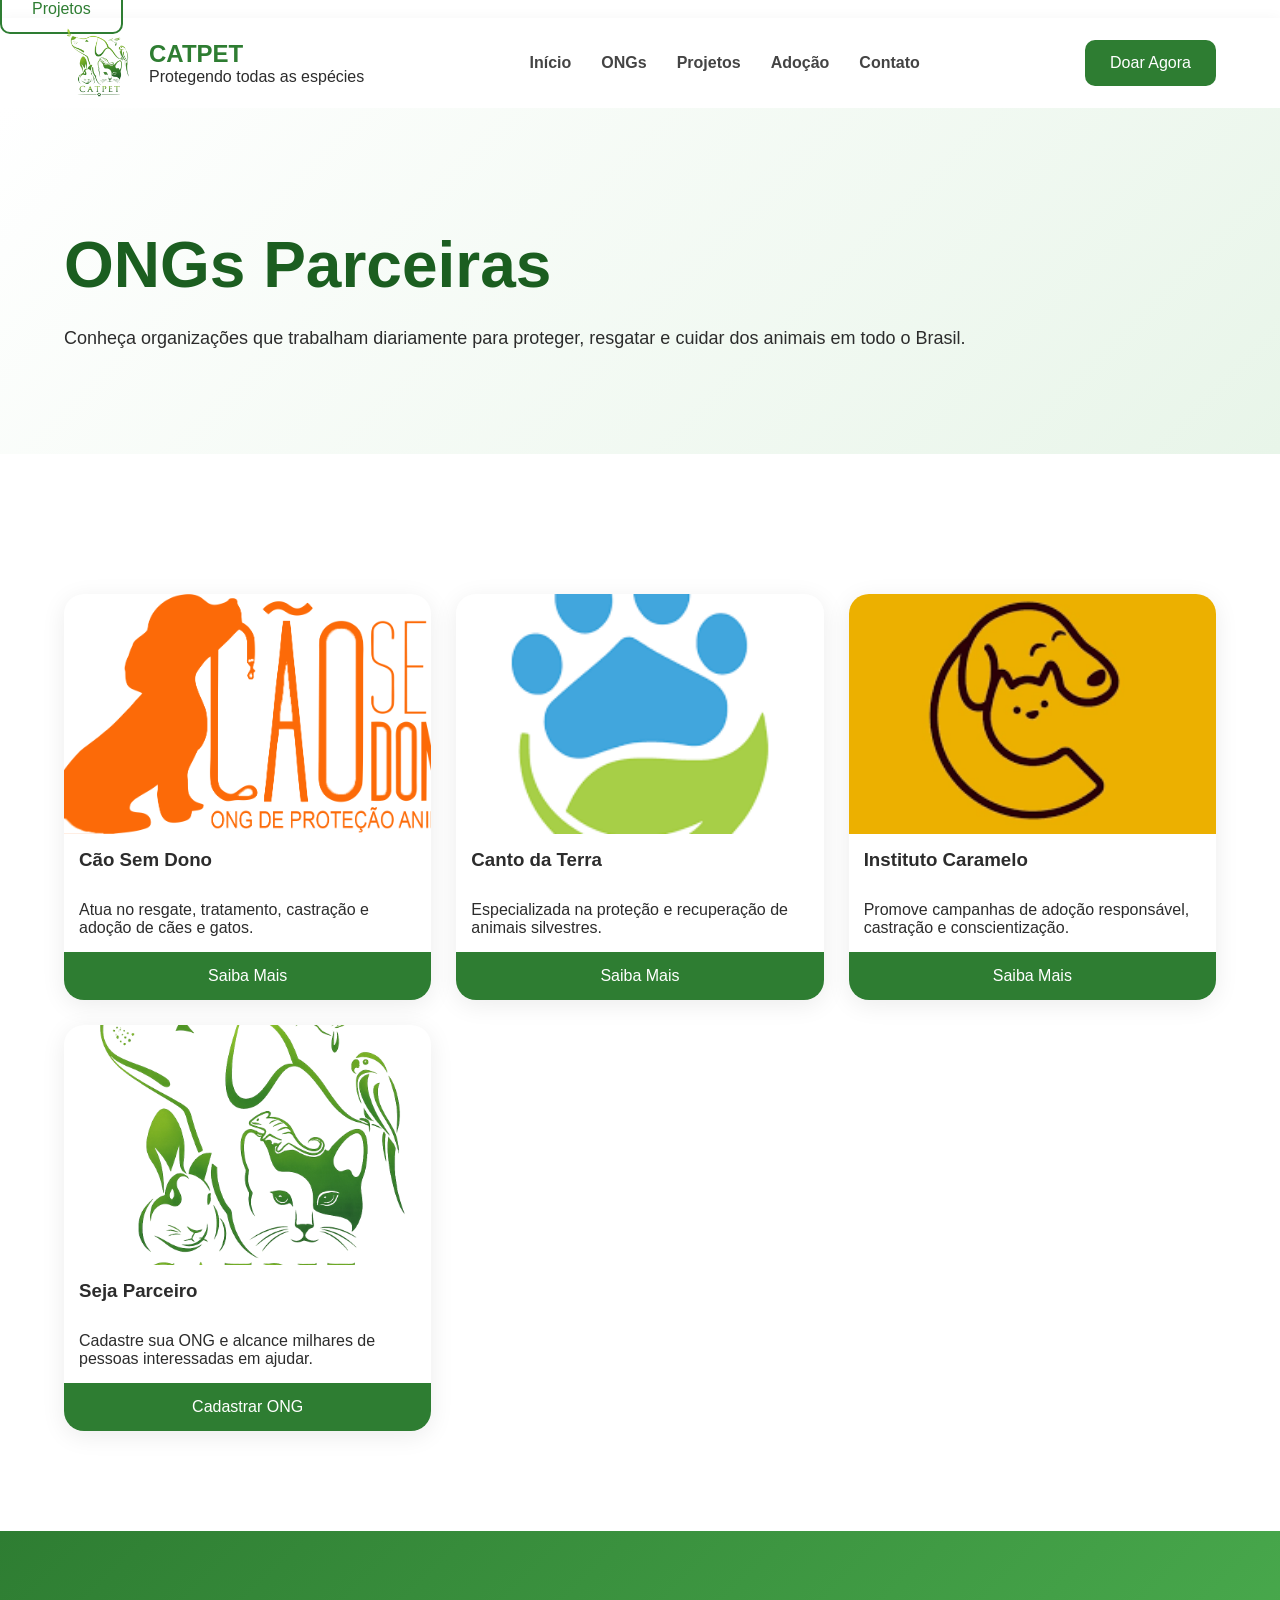
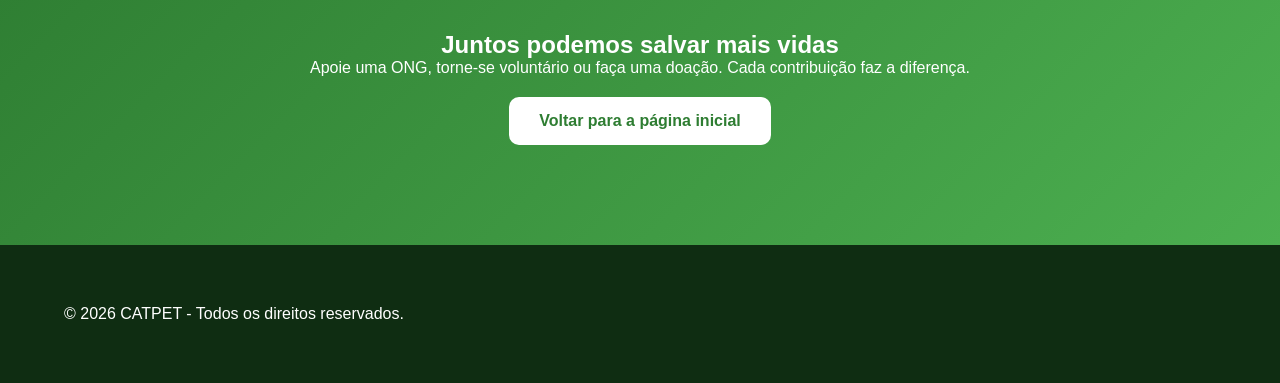
<file: index.html>
<a href="projetos.html" class="btn-outline">
    Projetos
</a>

<!DOCTYPE html>
<html lang="pt-BR">
<head>

<meta charset="UTF-8">
<meta name="viewport" content="width=device-width, initial-scale=1.0">

<title>ONGs Parceiras | CATPET</title>

<link rel="stylesheet" href="style.css">

<link rel="stylesheet"
href="https://cdnjs.cloudflare.com/ajax/libs/font-awesome/6.5.1/css/all.min.css">

</head>

<body>

<header>

<div class="container nav">

<div class="logo">

<a href="index.html">
<img src="img/logo.png" alt="Logo CATPET">
</a>

<div>
<h2>CATPET</h2>
<p>Protegendo todas as espécies</p>
</div>

</div>

<nav>

<a href="index.html">Início</a>
<a href="ongs.html" class="active">ONGs</a>
<a href="projetos.html">Projetos</a>
<a href="adocao.html">Adoção</a>
<a href="contato.html">Contato</a>

</nav>

<a href="doação.html" class="btn-doar">Doar Agora</a>

</div>

</header>

<section class="hero">

<div class="container">

<h1>ONGs Parceiras</h1>

<p>
Conheça organizações que trabalham diariamente
para proteger, resgatar e cuidar dos animais em todo o Brasil.
</p>

</div>

</section>

<section class="ongs">

<div class="container">

<div class="cards">

<div class="card">

<img src="img/ong cão sem dono.png" alt="Cão Sem Dono">

<h3>Cão Sem Dono</h3>

<p>
Atua no resgate, tratamento, castração e adoção de cães e gatos.
</p>

<a href="#">Saiba Mais</a>

</div>

<div class="card">

<img src="img/ong canto da terra.png" alt="Canto da Terra">

<h3>Canto da Terra</h3>

<p>
Especializada na proteção e recuperação de animais silvestres.
</p>

<a href="#">Saiba Mais</a>

</div>

<div class="card">

<img src="img/ong caramelo.png" alt="Caramelo">

<h3>Instituto Caramelo</h3>

<p>
Promove campanhas de adoção responsável, castração e conscientização.
</p>

<a href="#">Saiba Mais</a>

</div>

<div class="card">

<img src="img/logo.png" alt="CATPET">

<h3>Seja Parceiro</h3>

<p>
Cadastre sua ONG e alcance milhares de pessoas interessadas em ajudar.
</p>

<a href="#">Cadastrar ONG</a>

</div>

</div>

</div>

</section>

<section class="cta">

<div class="container">

<h2>Juntos podemos salvar mais vidas</h2>

<p>
Apoie uma ONG, torne-se voluntário ou faça uma doação.
Cada contribuição faz a diferença.
</p>

<a href="index.html" class="btn-primary">
Voltar para a página inicial
</a>

</div>

</section>

<footer>

<div class="container">

<p>© 2026 CATPET - Todos os direitos reservados.</p>

</div>

</footer>

</body>
</html>
</file>
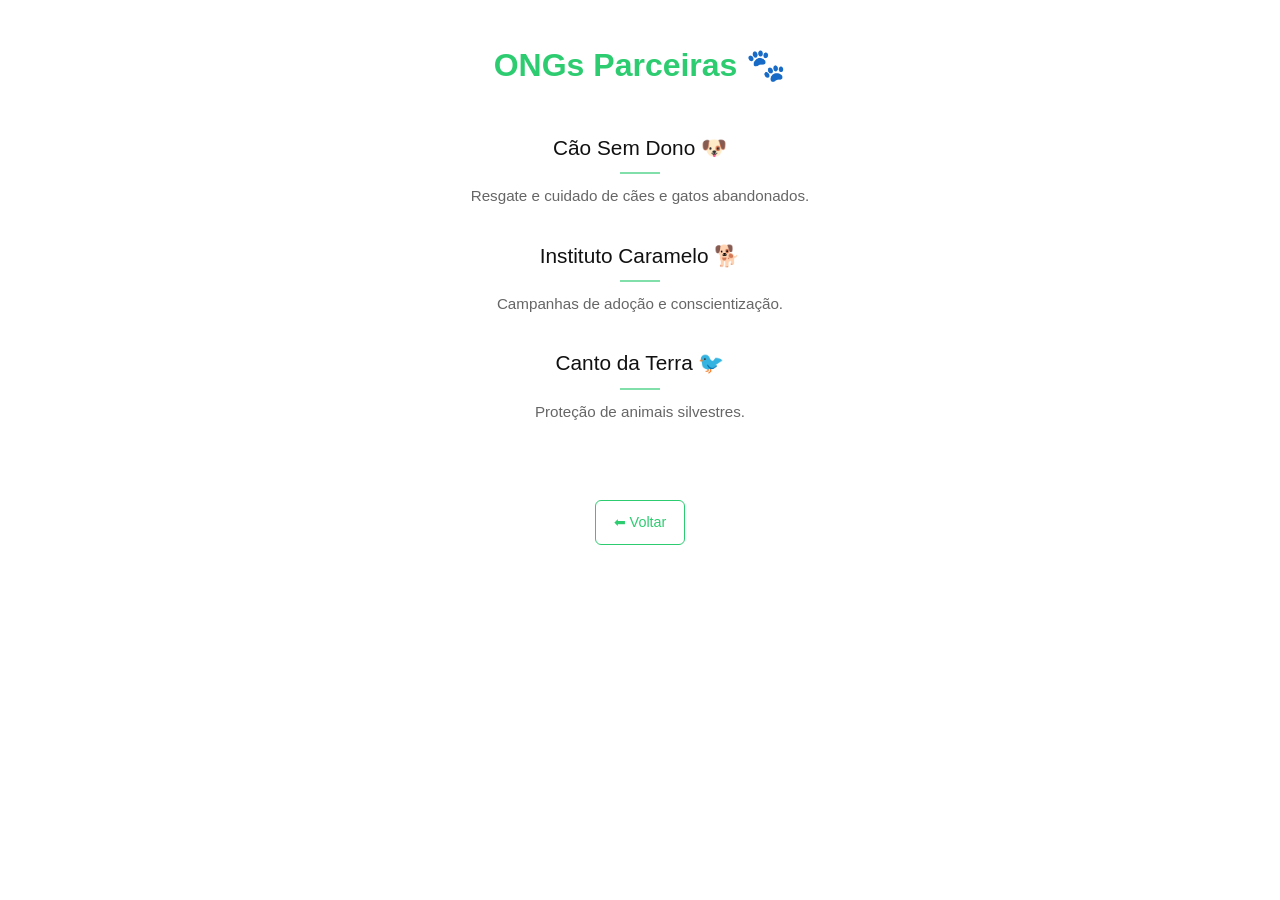
<file: doação.html>
<!DOCTYPE html>

<html>
<head>
<title>ONGs CATPET</title>
<link rel="StyleSheet" href="style1.css">
</head>

<body>

<h1>ONGs Parceiras 🐾</h1>

<!-- CÃO SEM DONO -->

<h2>Cão Sem Dono 🐶</h2>
<p>Resgate e cuidado de cães e gatos abandonados.</p>

<!-- CARAMELO -->

<h2>Instituto Caramelo 🐕</h2>
<p>Campanhas de adoção e conscientização.</p>

<!-- CANTO DA TERRA -->

<h2>Canto da Terra 🐦</h2>
<p>Proteção de animais silvestres.</p>

<br>

<a href="index.html">⬅ Voltar</a>

</body>
</html>
</file>
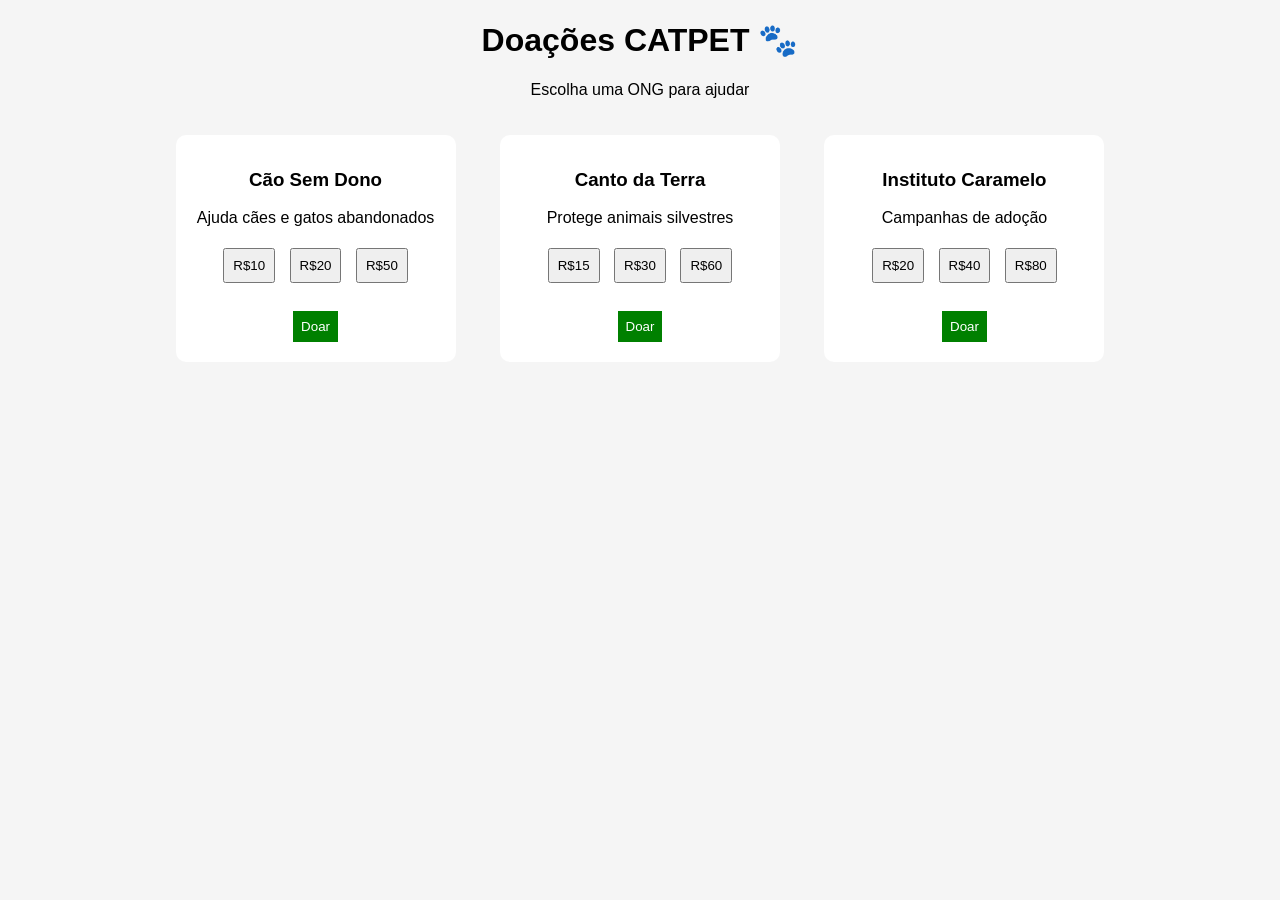
<file: doações.html>
<!DOCTYPE html>

<html lang="pt-BR">
<head>
<meta charset="UTF-8">
<title>Doações ONG - CATPET</title>

<style>
body {
    font-family: Arial;
    background: #f5f5f5;
    text-align: center;
}

.card {
    background: white;
    width: 250px;
    padding: 15px;
    margin: 20px;
    display: inline-block;
    border-radius: 10px;
}

button {
    margin: 5px;
    padding: 8px;
    cursor: pointer;
}

.doar {
    background: green;
    color: white;
    border: none;
}
</style>

</head>

<body>

<h1>Doações CATPET 🐾</h1>
<p>Escolha uma ONG para ajudar</p>

<!-- ONG 1 -->

<div class="card">
<h3>Cão Sem Dono</h3>
<p>Ajuda cães e gatos abandonados</p>

<button>R$10</button> <button>R$20</button> <button>R$50</button>

<br><br> <button class="doar">Doar</button>

</div>

<!-- ONG 2 -->

<div class="card">
<h3>Canto da Terra</h3>
<p>Protege animais silvestres</p>

<button>R$15</button> <button>R$30</button> <button>R$60</button>

<br><br> <button class="doar">Doar</button>

</div>

<!-- ONG 3 -->

<div class="card">
<h3>Instituto Caramelo</h3>
<p>Campanhas de adoção</p>

<button>R$20</button> <button>R$40</button> <button>R$80</button>

<br><br> <button class="doar">Doar</button>

</div>

</body>
</html>
</file>
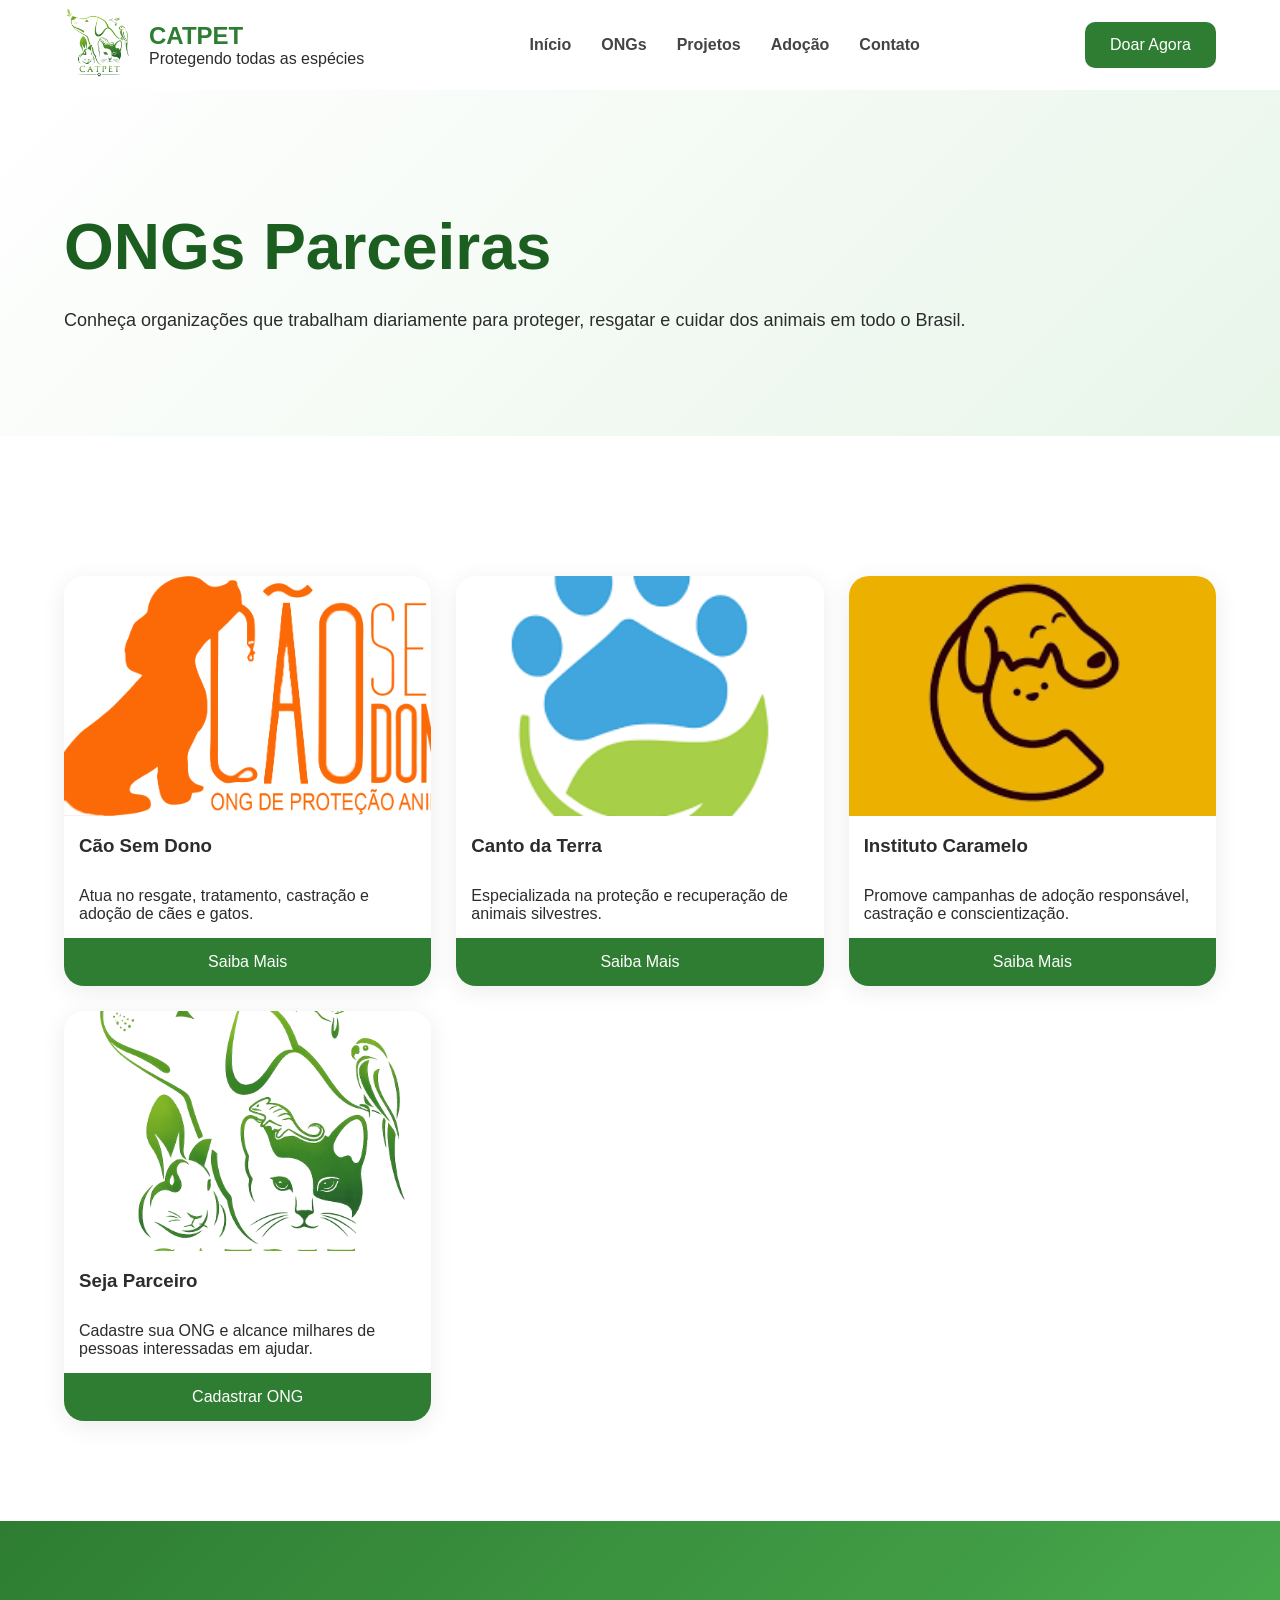
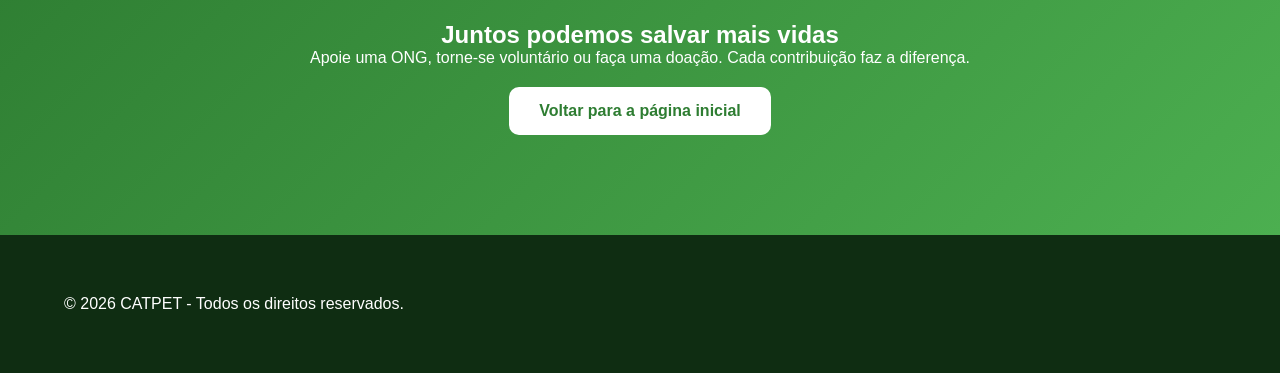
<file: ongs.html>
<!DOCTYPE html>
<html lang="pt-BR">
<head>

<meta charset="UTF-8">
<meta name="viewport" content="width=device-width, initial-scale=1.0">

<title>ONGs Parceiras | CATPET</title>

<link rel="stylesheet" href="style.css">

<link rel="stylesheet"
href="https://cdnjs.cloudflare.com/ajax/libs/font-awesome/6.5.1/css/all.min.css">

</head>

<body>

<header>

<div class="container nav">

<div class="logo">

<a href="index.html">
<img src="img/logo.png" alt="Logo CATPET">
</a>

<div>
<h2>CATPET</h2>
<p>Protegendo todas as espécies</p>
</div>

</div>

<nav>

<a href="index.html">Início</a>
<a href="ongs.html" class="active">ONGs</a>
<a href="projetos.html">Projetos</a>
<a href="adocao.html">Adoção</a>
<a href="contato.html">Contato</a>

</nav>

<a href="doação.html" class="btn-doar">Doar Agora</a>

</div>

</header>

<section class="hero">

<div class="container">

<h1>ONGs Parceiras</h1>

<p>
Conheça organizações que trabalham diariamente
para proteger, resgatar e cuidar dos animais em todo o Brasil.
</p>

</div>

</section>

<section class="ongs">

<div class="container">

<div class="cards">

<div class="card">

<img src="img/ong cão sem dono.png" alt="Cão Sem Dono">

<h3>Cão Sem Dono</h3>

<p>
Atua no resgate, tratamento, castração e adoção de cães e gatos.
</p>

<a href="#">Saiba Mais</a>

</div>

<div class="card">

<img src="img/ong canto da terra.png" alt="Canto da Terra">

<h3>Canto da Terra</h3>

<p>
Especializada na proteção e recuperação de animais silvestres.
</p>

<a href="#">Saiba Mais</a>

</div>

<div class="card">

<img src="img/ong caramelo.png" alt="Caramelo">

<h3>Instituto Caramelo</h3>

<p>
Promove campanhas de adoção responsável, castração e conscientização.
</p>

<a href="#">Saiba Mais</a>

</div>

<div class="card">

<img src="img/logo.png" alt="CATPET">

<h3>Seja Parceiro</h3>

<p>
Cadastre sua ONG e alcance milhares de pessoas interessadas em ajudar.
</p>

<a href="#">Cadastrar ONG</a>

</div>

</div>

</div>

</section>

<section class="cta">

<div class="container">

<h2>Juntos podemos salvar mais vidas</h2>

<p>
Apoie uma ONG, torne-se voluntário ou faça uma doação.
Cada contribuição faz a diferença.
</p>

<a href="index.html" class="btn-primary">
Voltar para a página inicial
</a>

</div>

</section>

<footer>

<div class="container">

<p>© 2026 CATPET - Todos os direitos reservados.</p>

</div>

</footer>

</body>
</html>
</file>
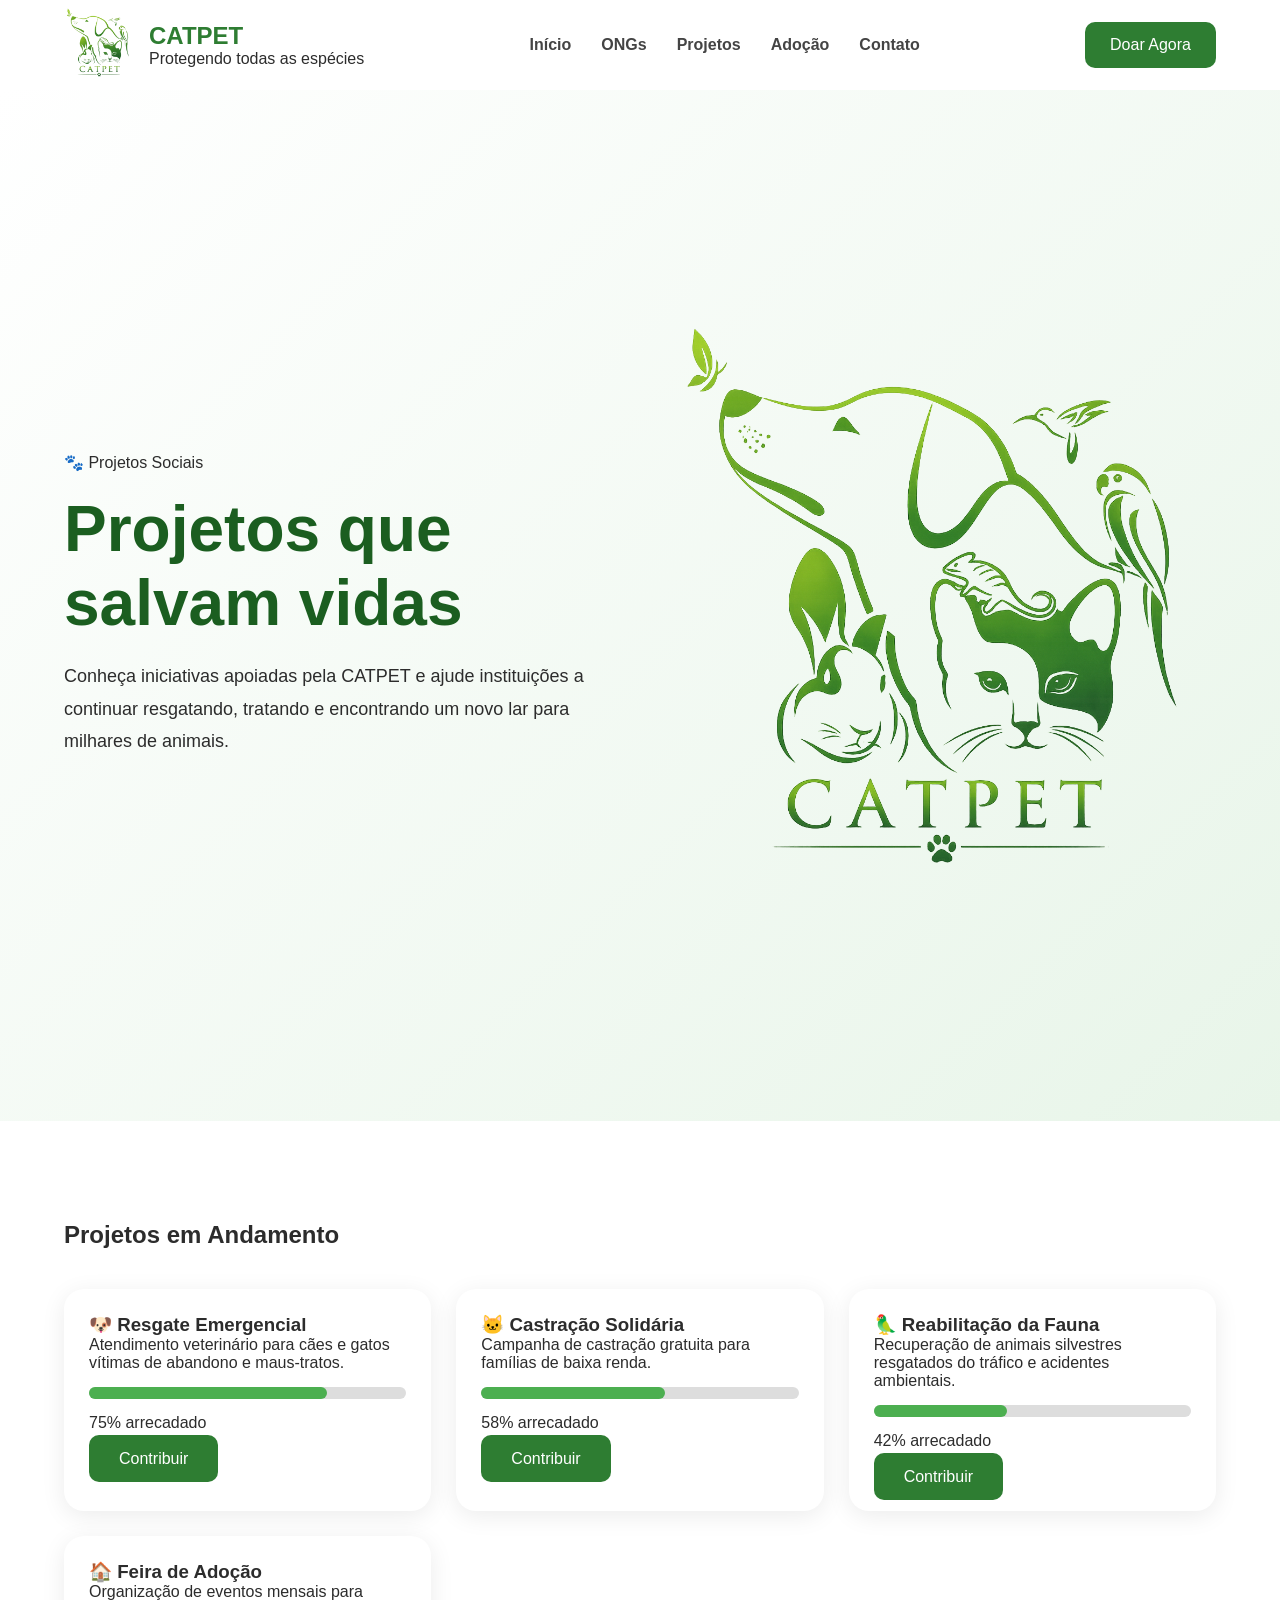
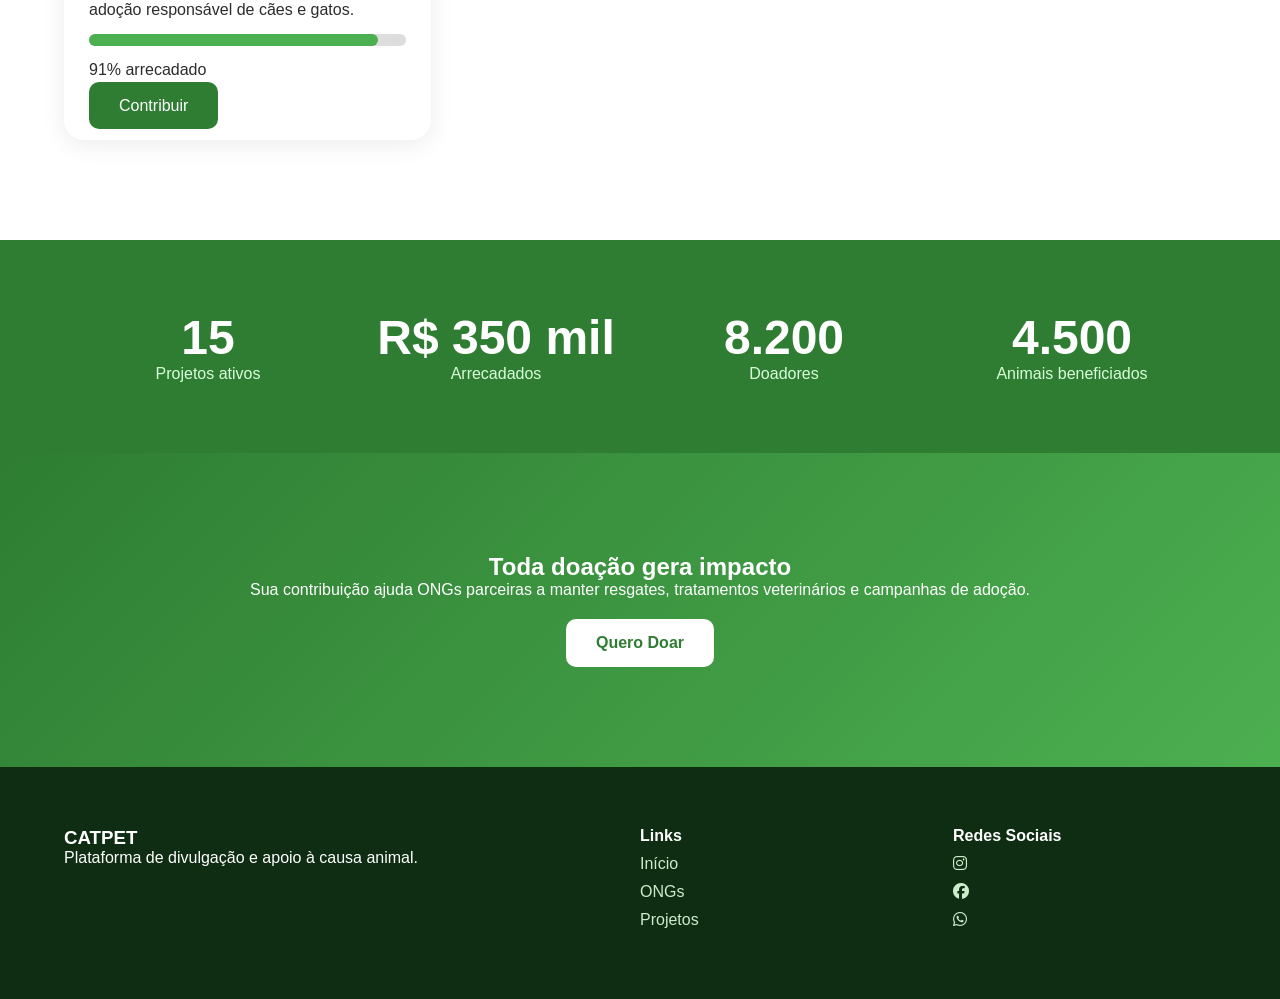
<file: projetos.html>
<!DOCTYPE html>
<html lang="pt-BR">

<head>

    <meta charset="UTF-8">
    <meta name="viewport" content="width=device-width, initial-scale=1.0">

    <title>Projetos | CATPET</title>

    <link rel="shortcut icon" href="img/logo.png" type="image/x-icon">

    <link rel="stylesheet" href="style.css">

    <link rel="stylesheet"
        href="https://cdnjs.cloudflare.com/ajax/libs/font-awesome/6.5.1/css/all.min.css">

</head>

<body>

    <!-- Cabeçalho -->

    <header>

        <div class="container nav">

            <div class="logo">

                <a href="index.html">
                    <img src="img/logo.png" alt="Logo CATPET">
                </a>

                <div>
                    <h2>CATPET</h2>
                    <p>Protegendo todas as espécies</p>
                </div>

            </div>

            <nav>

                <a href="index.html">Início</a>
                <a href="ongs.html">ONGs</a>
                <a href="projetos.html">Projetos</a>
                <a href="adocao.html">Adoção</a>
                <a href="contato.html">Contato</a>

            </nav>

            <a href="doação.html" class="btn-doar">
                Doar Agora
            </a>

        </div>

    </header>

    <!-- Banner -->

    <section class="hero">

        <div class="container hero-content">

            <div class="hero-text">

                <span>🐾 Projetos Sociais</span>

                <h1>
                    Projetos que salvam vidas
                </h1>

                <p>
                    Conheça iniciativas apoiadas pela CATPET e ajude
                    instituições a continuar resgatando, tratando e
                    encontrando um novo lar para milhares de animais.
                </p>

            </div>

            <div class="hero-image">

                <img src="img/logo.png" alt="Logo CATPET">

            </div>

        </div>

    </section>

    <!-- Projetos -->

    <section class="projetos">

        <div class="container">

            <h2>Projetos em Andamento</h2>

            <div class="cards">

                <div class="project">

                    <h3>🐶 Resgate Emergencial</h3>

                    <p>
                        Atendimento veterinário para cães e gatos vítimas
                        de abandono e maus-tratos.
                    </p>

                    <div class="progress">
                        <div style="width:75%"></div>
                    </div>

                    <span>75% arrecadado</span>

                    <br><br>

                    <a href="#" class="btn-primary">
                        Contribuir
                    </a>

                </div>

                <div class="project">

                    <h3>🐱 Castração Solidária</h3>

                    <p>
                        Campanha de castração gratuita para famílias
                        de baixa renda.
                    </p>

                    <div class="progress">
                        <div style="width:58%"></div>
                    </div>

                    <span>58% arrecadado</span>

                    <br><br>

                    <a href="#" class="btn-primary">
                        Contribuir
                    </a>

                </div>

                <div class="project">

                    <h3>🦜 Reabilitação da Fauna</h3>

                    <p>
                        Recuperação de animais silvestres resgatados
                        do tráfico e acidentes ambientais.
                    </p>

                    <div class="progress">
                        <div style="width:42%"></div>
                    </div>

                    <span>42% arrecadado</span>

                    <br><br>

                    <a href="#" class="btn-primary">
                        Contribuir
                    </a>

                </div>

                <div class="project">

                    <h3>🏠 Feira de Adoção</h3>

                    <p>
                        Organização de eventos mensais para adoção
                        responsável de cães e gatos.
                    </p>

                    <div class="progress">
                        <div style="width:91%"></div>
                    </div>

                    <span>91% arrecadado</span>

                    <br><br>

                    <a href="#" class="btn-primary">
                        Contribuir
                    </a>

                </div>

            </div>

        </div>

    </section>

    <!-- Estatísticas -->

    <section class="stats">

        <div class="container">

            <div class="stat">
                <h2>15</h2>
                <p>Projetos ativos</p>
            </div>

            <div class="stat">
                <h2>R$ 350 mil</h2>
                <p>Arrecadados</p>
            </div>

            <div class="stat">
                <h2>8.200</h2>
                <p>Doadores</p>
            </div>

            <div class="stat">
                <h2>4.500</h2>
                <p>Animais beneficiados</p>
            </div>

        </div>

    </section>

    <!-- CTA -->

    <section class="cta">

        <div class="container">

            <h2>
                Toda doação gera impacto
            </h2>

            <p>
                Sua contribuição ajuda ONGs parceiras a manter resgates,
                tratamentos veterinários e campanhas de adoção.
            </p>

            <a href="#" class="btn-primary">
                Quero Doar
            </a>

        </div>

    </section>

    <!-- Rodapé -->

    <footer>

        <div class="container">

            <div>

                <h3>CATPET</h3>

                <p>
                    Plataforma de divulgação e apoio à causa animal.
                </p>

            </div>

            <div>

                <h4>Links</h4>

                <a href="index.html">Início</a>
                <a href="ongs.html">ONGs</a>
                <a href="projetos.html">Projetos</a>

            </div>

            <div>

                <h4>Redes Sociais</h4>

                <a href="#"><i class="fab fa-instagram"></i></a>
                <a href="#"><i class="fab fa-facebook"></i></a>
                <a href="#"><i class="fab fa-whatsapp"></i></a>

            </div>

        </div>

    </footer>

</body>

</html>
</file>
<file: style.css>
:root{

    --primary:#2E7D32;
    --secondary:#4CAF50;
    --light:#E8F5E9;
    --dark:#1B5E20;
    --white:#fff;
    --text:#2C2C2C;
    
    }
    
    *{
    margin:0;
    padding:0;
    box-sizing:border-box;
    font-family:'Segoe UI',sans-serif;
    }
    
    body{
    background:#fff;
    color:var(--text);
    }
    
    .container{
    width:90%;
    max-width:1400px;
    margin:auto;
    }
    
    header{
    background:white;
    box-shadow:0 2px 15px rgba(0,0,0,.05);
    }
    
    .nav{
    height:90px;
    display:flex;
    justify-content:space-between;
    align-items:center;
    }
    
    .logo{
    display:flex;
    align-items:center;
    gap:15px;
    }
    
    .logo img{
    width:70px;
    }
    
    .logo h2{
    color:var(--primary);
    }
    
    nav{
    display:flex;
    gap:30px;
    }
    
    nav a{
    text-decoration:none;
    color:#444;
    font-weight:600;
    }
    
    .btn-doar{
    background:var(--primary);
    color:white;
    padding:14px 25px;
    border-radius:10px;
    text-decoration:none;
    }
    
    .hero{
    padding:100px 0;
    background:linear-gradient(
    135deg,
    #ffffff,
    #E8F5E9
    );
    }
    
    .hero-content{
    display:grid;
    grid-template-columns:1fr 1fr;
    align-items:center;
    gap:50px;
    }
    
    .hero h1{
    font-size:4rem;
    color:var(--dark);
    margin:20px 0;
    }
    
    .hero p{
    font-size:18px;
    line-height:1.8;
    }
    
    .buttons{
    display:flex;
    gap:15px;
    margin-top:30px;
    }
    
    .btn-primary{
    background:var(--primary);
    padding:15px 30px;
    border-radius:10px;
    color:white;
    text-decoration:none;
    }
    
    .btn-outline{
    border:2px solid var(--primary);
    padding:15px 30px;
    border-radius:10px;
    text-decoration:none;
    color:var(--primary);
    }
    
    .hero-image img{
    width:100%;
    }
    
    .stats{
    background:var(--primary);
    padding:70px 0;
    }
    
    .stats .container{
    display:grid;
    grid-template-columns:repeat(4,1fr);
    text-align:center;
    }
    
    .stat h2{
    color:white;
    font-size:3rem;
    }
    
    .stat p{
    color:#d9ffd9;
    }
    
    .ongs,
    .projetos{
    padding:100px 0;
    }
    
    .cards{
    display:grid;
    grid-template-columns:repeat(auto-fit,minmax(320px,1fr));
    gap:25px;
    margin-top:40px;
    }
    
    .card,
    .project{
    background:white;
    border-radius:20px;
    overflow:hidden;
    box-shadow:0 5px 25px rgba(0,0,0,.08);
    }
    
    .card img{
    width:100%;
    height:240px;
    object-fit:cover;
    }
    
    .card h3,
    .card p,
    .card a{
    padding:15px;
    display:block;
    }
    
    .card a{
    background:var(--primary);
    color:white;
    text-align:center;
    text-decoration:none;
    }
    
    .project{
    padding:25px;
    }
    
    .progress{
    height:12px;
    background:#ddd;
    border-radius:50px;
    margin:15px 0;
    }
    
    .progress div{
    height:100%;
    background:var(--secondary);
    border-radius:50px;
    }
    
    .cta{
    background:linear-gradient(
    135deg,
    var(--primary),
    var(--secondary)
    );
    padding:100px 0;
    text-align:center;
    color:white;
    }
    
    .cta a{
    display:inline-block;
    margin-top:20px;
    background:white;
    color:var(--primary);
    padding:15px 30px;
    border-radius:10px;
    text-decoration:none;
    font-weight:bold;
    }
    
    footer{
    background:#0f2d12;
    padding:60px 0;
    color:white;
    }
    
    footer .container{
    display:grid;
    grid-template-columns:2fr 1fr 1fr;
    gap:50px;
    }
    
    footer a{
    display:block;
    margin:10px 0;
    color:#cceccc;
    text-decoration:none;
    }
</file>
<file: style1.css>
/* RESET */

* {
  margin: 0;
  padding: 0;
  box-sizing: border-box;
  }

/* BODY */
body {
font-family: 'Segoe UI', Arial, sans-serif;
background: #ffffff;
color: #222;
line-height: 1.6;
padding: 40px 20px;
text-align: center;
}

/* TÍTULO PRINCIPAL */
h1 {
font-size: 2rem;
font-weight: 600;
margin-bottom: 40px;
color: #2ecc71;
}

/* BLOCO DAS ONGS */
h2 {
font-size: 1.3rem;
font-weight: 500;
margin-top: 30px;
color: #111;
}

/* TEXTO */
p {
max-width: 420px;
margin: 10px auto 0;
color: #666;
font-size: 0.95rem;
}

/* LINHA DIVISÓRIA SUAVE */
h2::after {
content: "";
display: block;
width: 40px;
height: 2px;
background: #2ecc71;
margin: 8px auto 0;
opacity: 0.6;
}

/* BOTÃO */
a {
display: inline-block;
margin-top: 40px;
padding: 10px 18px;
font-size: 0.9rem;
color: #2ecc71;
text-decoration: none;
border: 1px solid #2ecc71;
border-radius: 6px;
transition: all 0.25s ease;
}

/* HOVER MODERNO */
a:hover {
background: #2ecc71;
color: #fff;
transform: translateY(-2px);
}

/* ESPAÇAMENTO ENTRE BLOCOS */
h2 + p {
margin-bottom: 10px;
}
</file>
